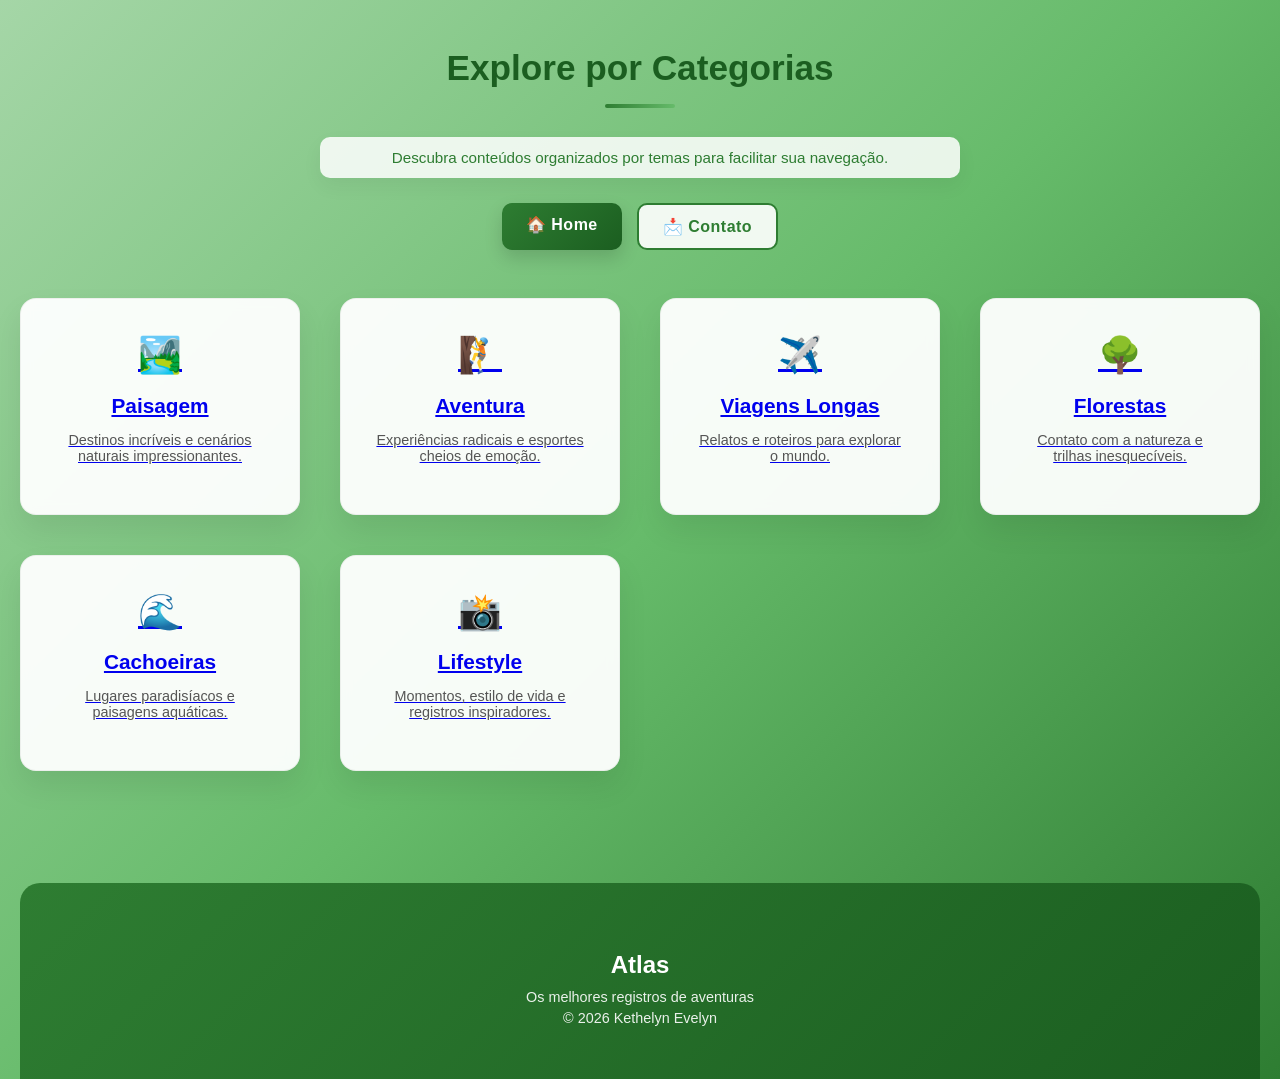
<file: categorias.html>
<!DOCTYPE html>
<html lang="en">
<head>
    <meta charset="UTF-8">
    <meta name="viewport" content="width=device-width, initial-scale=1.0">
    <title>Document</title>
    <link rel="stylesheet" href="categorias.css">
</head>
<body>
   <section class="container categories-section">
    
    <header class="section-header">
        <h1 class="page-title">Explore por Categorias</h1>
        <p class="section-subtitle">
            Descubra conteúdos organizados por temas para facilitar sua navegação.
        </p>
        <div class="navigation-buttons">
        <a href="index.html" class="btn btn-home">🏠 Home</a>
        <a href="contato.html" class="btn btn-contact">📩 Contato</a>
    </div>

    </header>

    <main class="categories-grid" aria-label="Lista de categorias">

        <article class="category-card">
            <a href="#" aria-label="Ver posts sobre Paisagem">
                <div class="card-content">
                    <span class="category-icon">🏞️</span>
                    <h2 class="category-title">Paisagem</h2>
                    <p class="category-description">
                        Destinos incríveis e cenários naturais impressionantes.
                    </p>
                </div>
            </a>
        </article>

        <article class="category-card">
            <a href="#" aria-label="Ver posts sobre Aventura">
                <div class="card-content">
                    <span class="category-icon">🧗</span>
                    <h2 class="category-title">Aventura</h2>
                    <p class="category-description">
                        Experiências radicais e esportes cheios de emoção.
                    </p>
                </div>
            </a>
        </article>

        <article class="category-card">
            <a href="#" aria-label="Ver posts sobre Viagens Longas">
                <div class="card-content">
                    <span class="category-icon">✈️</span>
                    <h2 class="category-title">Viagens Longas</h2>
                    <p class="category-description">
                        Relatos e roteiros para explorar o mundo.
                    </p>
                </div>
            </a>
        </article>

        <article class="category-card">
            <a href="#" aria-label="Ver posts sobre Florestas">
                <div class="card-content">
                    <span class="category-icon">🌳</span>
                    <h2 class="category-title">Florestas</h2>
                    <p class="category-description">
                        Contato com a natureza e trilhas inesquecíveis.
                    </p>
                </div>
            </a>
        </article>

        <article class="category-card">
            <a href="#" aria-label="Ver posts sobre Cachoeiras">
                <div class="card-content">
                    <span class="category-icon">🌊</span>
                    <h2 class="category-title">Cachoeiras</h2>
                    <p class="category-description">
                        Lugares paradisíacos e paisagens aquáticas.
                    </p>
                </div>
            </a>
        </article>

        <article class="category-card">
            <a href="#" aria-label="Ver posts sobre Lifestyle">
                <div class="card-content">
                    <span class="category-icon">📸</span>
                    <h2 class="category-title">Lifestyle</h2>
                    <p class="category-description">
                        Momentos, estilo de vida e registros inspiradores.
                    </p>
                </div>
            </a>
        </article>

    </main>

</section>

<footer id="footer">
    <div class="footer-content">
        <h2>Atlas</h2>
        <p>Os melhores registros de aventuras</p>
        <p>© 2026 Kethelyn Evelyn</p>
    </div>
</footer>
</body>
</html>
</file>
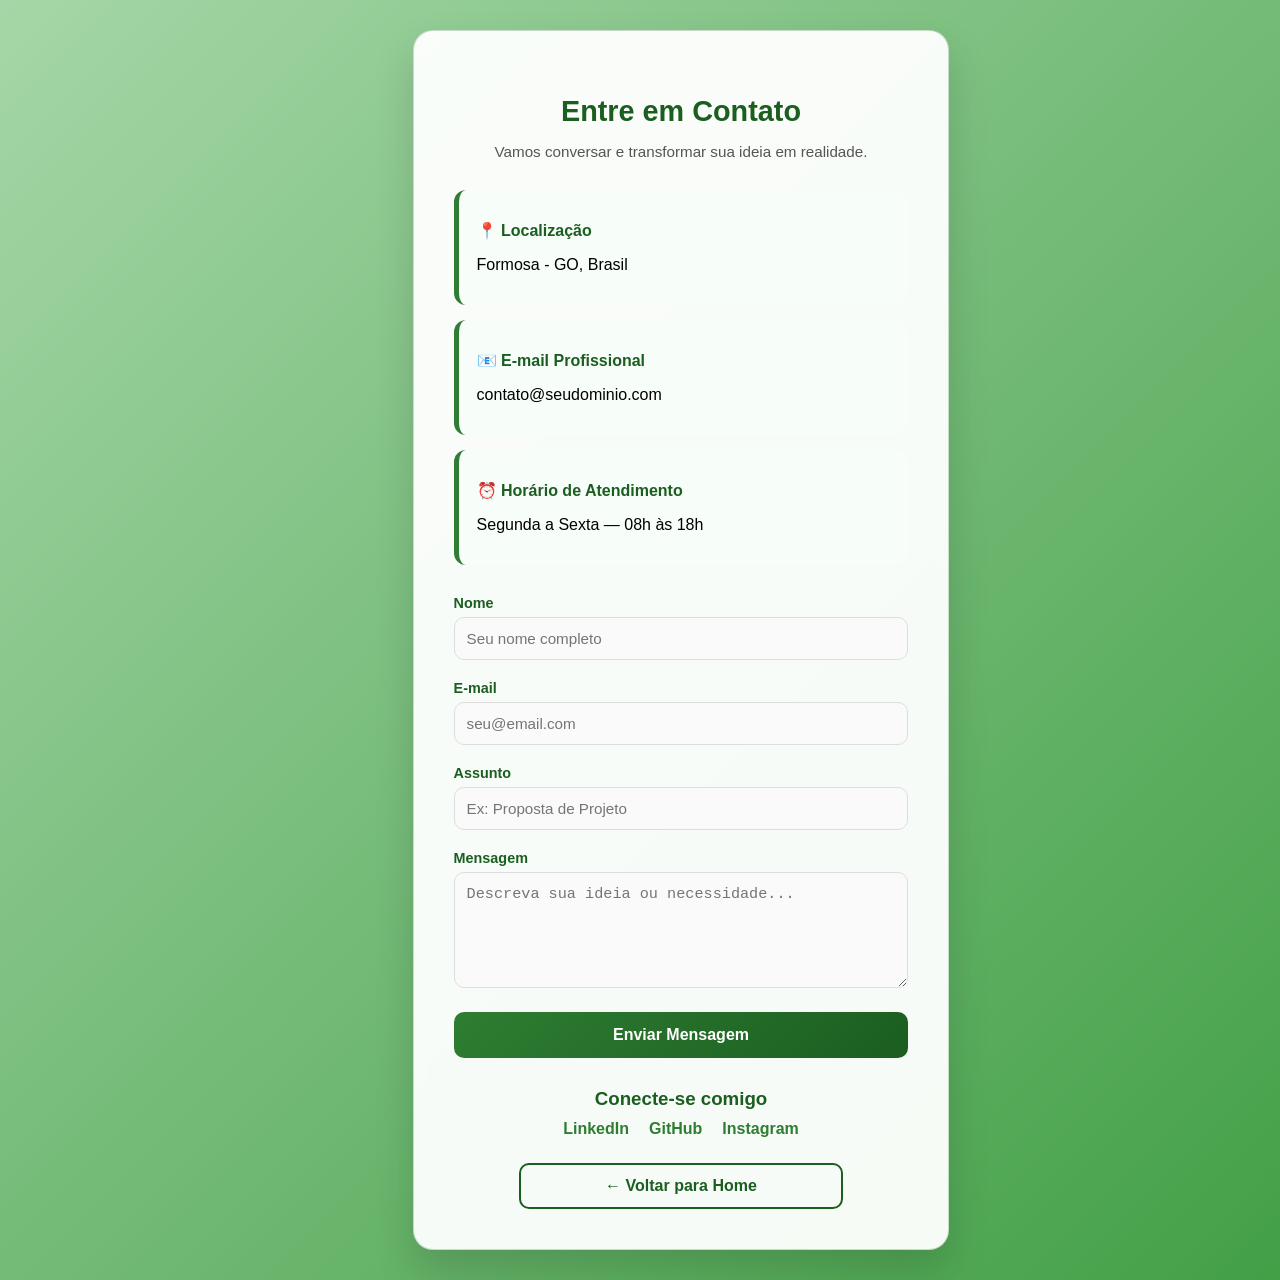
<file: contato.html>
<!DOCTYPE html>
<html lang="en">
<head>
    <meta charset="UTF-8">
    <meta name="viewport" content="width=device-width, initial-scale=1.0">
    <title>Contato</title>
    <link rel="stylesheet" href="contato.css">
</head>
<body>
   <section class="contact-section">

  <div class="contact-container">

    <header class="contact-header">
      <h2>Entre em Contato</h2>
      <p> 
        Vamos conversar e transformar sua ideia em realidade.
      </p>
    </header>

    <!-- INFORMAÇÕES DE CONTATO -->
    <div class="contact-info">

      <div class="info-item">
        <h3>📍 Localização</h3>
        <p>Formosa - GO, Brasil</p>
      </div>

      <div class="info-item">
        <h3>📧 E-mail Profissional</h3>
        <p>contato@seudominio.com</p>
      </div>

      <div class="info-item">
        <h3>⏰ Horário de Atendimento</h3>
        <p>Segunda a Sexta — 08h às 18h</p>
      </div>

    </div>

    <!-- FORMULÁRIO -->
    <form 
      action="https://formspree.io/f/seu-email@dominio.com" 
      method="POST" 
      class="contact-form"
    >

      <div class="form-group">
        <label for="nome">Nome</label>
        <input 
          type="text" 
          id="nome" 
          name="nome" 
          placeholder="Seu nome completo" 
          required
        >
      </div>

      <div class="form-group">
        <label for="email">E-mail</label>
        <input 
          type="email" 
          id="email" 
          name="email" 
          placeholder="seu@email.com" 
          required
        >
      </div>

      <div class="form-group">
        <label for="assunto">Assunto</label>
        <input 
          type="text" 
          id="assunto" 
          name="assunto" 
          placeholder="Ex: Proposta de Projeto"
        >
      </div>

      <div class="form-group">
        <label for="mensagem">Mensagem</label>
        <textarea 
          id="mensagem" 
          name="mensagem" 
          rows="5" 
          placeholder="Descreva sua ideia ou necessidade..."
          required
        ></textarea>
      </div>

      <button type="submit" class="btn-primary">
        Enviar Mensagem
      </button>

    </form>

    <!-- REDES SOCIAIS -->
    <div class="contact-social">
      <h3>Conecte-se comigo</h3>
      <div class="social-links">
        <a href="#">LinkedIn</a>
        <a href="#">GitHub</a>
        <a href="#">Instagram</a>
      </div>
    </div>

    <!-- BOTÃO VOLTAR -->
    <div class="contact-footer">
      <a href="index.html" class="btn-secondary">
        ← Voltar para Home
      </a>
    </div>

  </div>

</section>

</section>
</div>
</body>
</html>
</file>
<file: categorias.css>
/* ================= BASE ================= */
body {
  font-family: 'Segoe UI', Arial, sans-serif;
  background: linear-gradient(135deg, #A5D6A7 0%, #66BB6A 50%, #2E7D32 100%);
  min-height: 100vh;
  margin: 0;
  padding: 0 20px;
  color: #1B5E20;
}

/* ================= GRID ================= */
.categories-grid {
  display: grid;
  grid-template-columns: repeat(auto-fit, minmax(240px, 1fr));
  gap: 2.5rem;
  padding: 3rem 0;
}

/* ================= BOTÕES DE NAVEGAÇÃO ================= */
.navigation-buttons {
  margin-top: 25px;
  display: flex;
  gap: 15px;
  justify-content: center;
  flex-wrap: wrap;
}

.btn {
  padding: 12px 24px;
  border-radius: 10px;
  text-decoration: none;
  font-weight: 600;
  transition: all 0.3s ease;
  display: inline-block;
  letter-spacing: 0.5px;
}

/* Botão Home */
.btn-home {
  background: linear-gradient(135deg, #2E7D32, #1B5E20);
  color: #ffffff;
  box-shadow: 0 8px 18px rgba(0, 0, 0, 0.15);
}

.btn-home:hover {
  transform: translateY(-3px);
  box-shadow: 0 12px 25px rgba(0, 0, 0, 0.2);
}

/* Botão Contato */
.btn-contact {
  background-color: rgba(255, 255, 255, 0.9);
  color: #2E7D32;
  border: 2px solid #2E7D32;
}

.btn-contact:hover {
  background-color: #2E7D32;
  color: #ffffff;
  transform: translateY(-3px);
}

/* ================= CARD ================= */
.category-card {
  background: rgba(255, 255, 255, 0.95);
  backdrop-filter: blur(6px);
  padding: 2.2rem;
  text-align: center;
  border-radius: 16px;
  box-shadow: 0 15px 30px rgba(0, 0, 0, 0.08);
  transition: all 0.35s ease;
  text-decoration: none;
  color: #1B5E20;
  border: 1px solid rgba(0, 0, 0, 0.05);
  position: relative;
  overflow: hidden;
}

/* Linha decorativa superior animada */
.category-card::before {
  content: "";
  position: absolute;
  top: 0;
  left: 0;
  width: 100%;
  height: 4px;
  background: linear-gradient(90deg, #2E7D32, #66BB6A);
  transform: scaleX(0);
  transform-origin: left;
  transition: transform 0.4s ease;
}

/* Hover */
.category-card:hover {
  transform: translateY(-10px);
  box-shadow: 0 20px 40px rgba(0, 0, 0, 0.12);
}

.category-card:hover::before {
  transform: scaleX(1);
}

/* Ícone */
.category-icon {
  font-size: 2.2rem;
  margin-bottom: 15px;
  display: block;
}

/* Título do Card */
.category-card h2,
.category-card h3 {
  font-size: 1.3rem;
  font-weight: 600;
  margin-bottom: 10px;
}

/* Descrição */
.category-description {
  font-size: 0.9rem;
  color: #555;
}

/* ================= TÍTULO DA PÁGINA ================= */
.page-title {
  text-align: center;
  margin-top: 3rem;
  font-size: 2.2rem;
  font-weight: 700;
  color: #1B5E20;
  position: relative;
}

/* Linha decorativa */
.page-title::after {
  content: "";
  display: block;
  width: 70px;
  height: 4px;
  background: linear-gradient(90deg, #2E7D32, #66BB6A);
  margin: 1rem auto 0;
  border-radius: 2px;
}

/* Subtítulo */
.section-subtitle {
  text-align: center;
  max-width: 600px;
  margin: 15px auto 0;
  padding: 12px 20px;
  background: rgba(255, 255, 255, 0.85);
  border-radius: 10px;
  font-size: 0.95rem;
  color: #2E7D32;
  box-shadow: 0 8px 20px rgba(0, 0, 0, 0.05);
}

/* ================= FOOTER ================= */
.footer-content {
  background: linear-gradient(135deg, #2E7D32, #1B5E20);
  color: white;
  text-align: center;
  padding: 3rem 1rem;
  margin-top: 4rem;
  border-radius: 20px 20px 0 0;
}

.footer-content h2 {
  margin-bottom: 10px;
}

.footer-content p {
  margin: 5px 0;
  font-size: 0.9rem;
  opacity: 0.9;
}
</file>
<file: contato.css>
/* ================= BASE ================= */
body {
  font-family: 'Segoe UI', Arial, sans-serif;
  background: linear-gradient(135deg, #A5D6A7, #43A047);
  display: flex;
  justify-content: center;
  align-items: center;
  min-height: 100vh;
  margin: 0;
  padding: 30px;
}

/* ================= CONTAINER PRINCIPAL ================= */
.contact-container {
  width: 100%;
  max-width: 520px;
  background: rgba(255, 255, 255, 0.95);
  backdrop-filter: blur(6px);
  border-radius: 20px;
  padding: 40px;
  box-shadow: 0 20px 40px rgba(0, 0, 0, 0.15);
  border: 1px solid rgba(46, 125, 50, 0.25);
  animation: fadeIn 0.6s ease;
}

/* ================= HEADER ================= */
.contact-header h2 {
  text-align: center;
  color: #1B5E20;
  margin-bottom: 10px;
  font-size: 1.8rem;
}

.contact-header p {
  text-align: center;
  color: #555;
  font-size: 0.95rem;
  margin-bottom: 30px;
}

/* ================= INFORMAÇÕES DE CONTATO ================= */
.contact-info {
  display: grid;
  gap: 15px;
  margin-bottom: 30px;
}

.info-item {
  background: #f7fdf8;
  padding: 15px 18px;
  border-radius: 12px;
  border-left: 5px solid #2E7D32;
  transition: 0.3s ease;
}

.info-item:hover {
  transform: translateY(-3px);
  box-shadow: 0 10px 20px rgba(0,0,0,0.08);
}

.info-item h3 {
  margin-bottom: 5px;
  color: #1B5E20;
  font-size: 1rem;
}

/* ================= FORM ================= */
.form-group {
  margin-bottom: 20px;
}

label {
  display: block;
  margin-bottom: 6px;
  font-weight: 600;
  color: #1B5E20;
  font-size: 0.9rem;
}

/* Inputs */
input,
textarea {
  width: 100%;
  padding: 12px;
  border: 1px solid #ddd;
  border-radius: 10px;
  font-size: 0.95rem;
  transition: all 0.3s ease;
  outline: none;
  box-sizing: border-box;
  background-color: #fafafa;
}

input:focus,
textarea:focus {
  border-color: #2E7D32;
  background-color: #ffffff;
  box-shadow: 0 0 0 3px rgba(46, 125, 50, 0.15);
}

/* ================= BOTÃO PRINCIPAL ================= */
button {
  width: 100%;
  padding: 14px;
  background: linear-gradient(135deg, #2E7D32, #1B5E20);
  color: white;
  border: none;
  border-radius: 10px;
  font-size: 1rem;
  font-weight: 600;
  cursor: pointer;
  transition: 0.3s ease;
}

button:hover {
  transform: translateY(-3px);
  box-shadow: 0 12px 25px rgba(0,0,0,0.15);
}

/* ================= REDES SOCIAIS ================= */
.contact-social {
  margin-top: 30px;
  text-align: center;
}

.contact-social h3 {
  margin-bottom: 10px;
  color: #1B5E20;
}

.social-links {
  display: flex;
  justify-content: center;
  gap: 20px;
}

.social-links a {
  text-decoration: none;
  color: #2E7D32;
  font-weight: 600;
  transition: 0.3s ease;
  position: relative;
}

.social-links a::after {
  content: "";
  width: 0%;
  height: 2px;
  background: #1B5E20;
  position: absolute;
  left: 0;
  bottom: -3px;
  transition: 0.3s;
}

.social-links a:hover::after {
  width: 100%;
}

/* ================= BOTÃO VOLTAR ================= */
.btn-voltar,
.btn-secondary {
  display: block;
  text-align: center;
  margin: 25px auto 0;
  padding: 12px;
  width: 65%;
  background-color: transparent;
  color: #1B5E20;
  border: 2px solid #1B5E20;
  border-radius: 10px;
  font-weight: 600;
  text-decoration: none;
  transition: 0.3s ease;
}

.btn-voltar:hover,
.btn-secondary:hover {
  background-color: #1B5E20;
  color: #ffffff;
  transform: translateY(-2px);
}

/* ================= ANIMAÇÃO ================= */
@keyframes fadeIn {
  from {
    opacity: 0;
    transform: translateY(20px);
  }
  to {
    opacity: 1;
    transform: translateY(0);
  }
}
</file>
